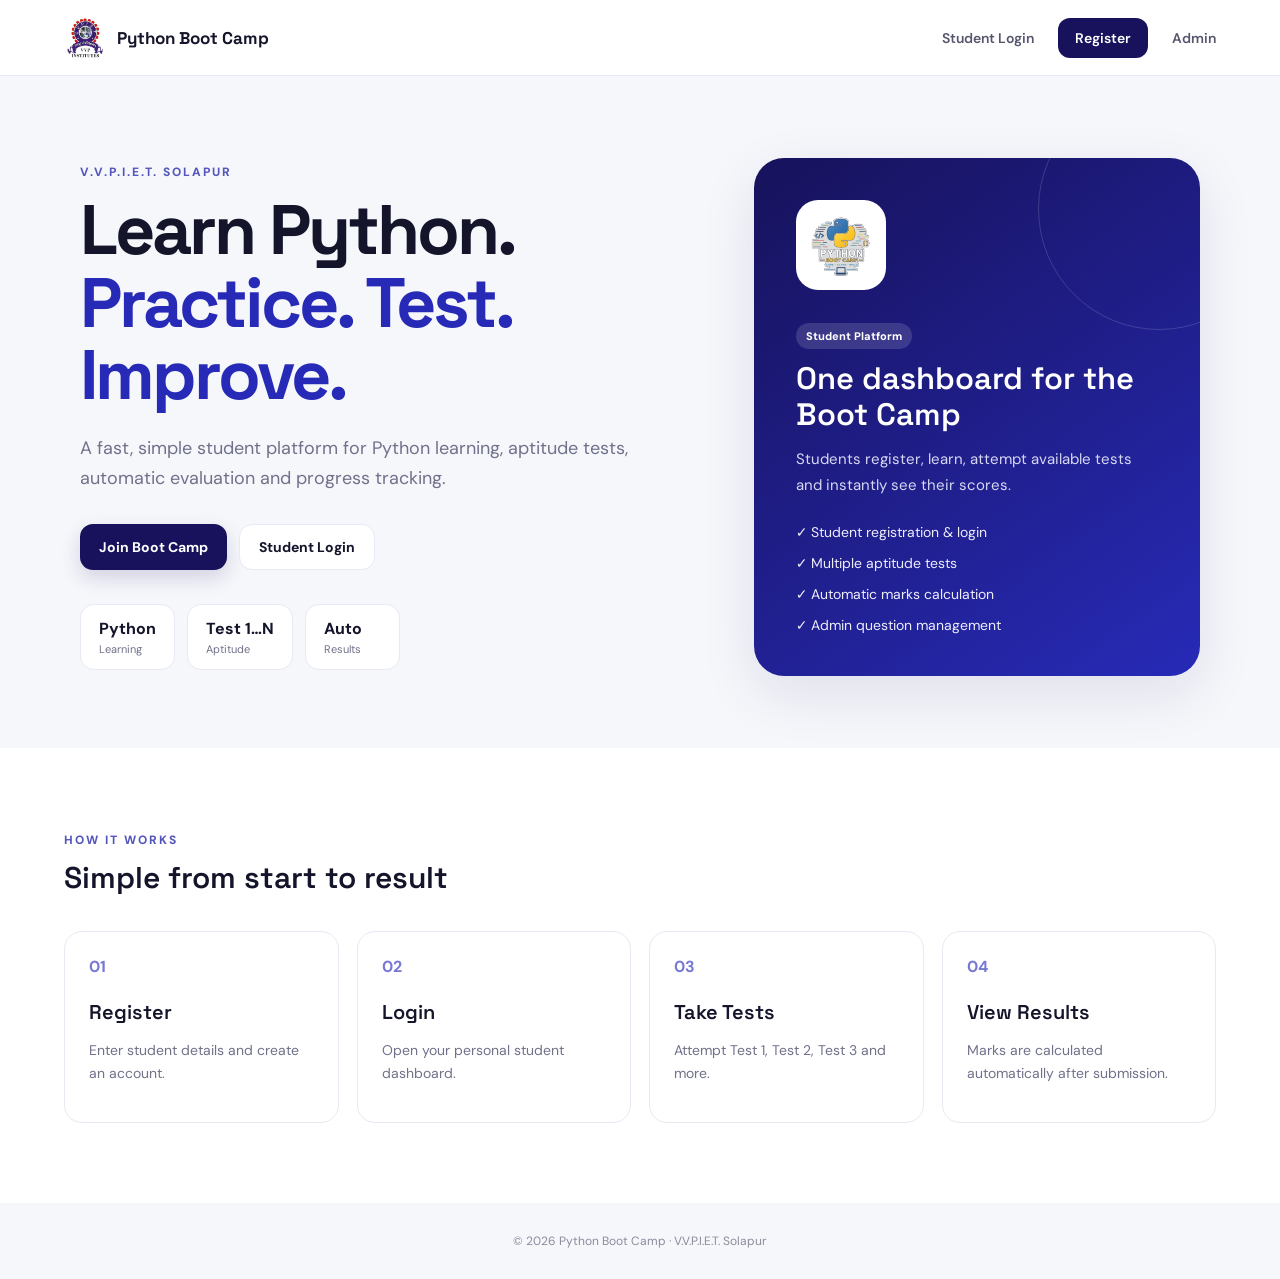
<file: index.html>
<!DOCTYPE html>
<html lang="en">
<head>
  <meta charset="UTF-8">
  <meta name="viewport" content="width=device-width, initial-scale=1.0">
  <meta name="theme-color" content="#17125b">
  <title>Python Boot Camp | V.V.P.I.E.T. Solapur</title>
  <link rel="stylesheet" href="style.css">
</head>
<body>
  <header class="topbar">
    <a class="brand" href="index.html">
      <img src="logo_final.jpeg" alt="College Logo">
      <span>Python Boot Camp</span>
    </a>
    <nav>
      <a href="login.html">Student Login</a>
      <a class="nav-btn" href="register.html">Register</a>
      <a href="admin.html">Admin</a>
    </nav>
  </header>

  <main class="hero">
    <section class="hero-copy">
      <div class="eyebrow">V.V.P.I.E.T. SOLAPUR</div>
      <h1>Learn Python.<br><span>Practice. Test. Improve.</span></h1>
      <p>A fast, simple student platform for Python learning, aptitude tests, automatic evaluation and progress tracking.</p>
      <div class="hero-actions">
        <a class="btn primary" href="register.html">Join Boot Camp</a>
        <a class="btn secondary" href="login.html">Student Login</a>
      </div>
      <div class="mini-stats">
        <div><strong>Python</strong><small>Learning</small></div>
        <div><strong>Test 1…N</strong><small>Aptitude</small></div>
        <div><strong>Auto</strong><small>Results</small></div>
      </div>
    </section>

    <section class="hero-card">
      <img class="python-mark" src="python.png" alt="Python">
      <div class="hero-card-content">
        <span class="pill">Student Platform</span>
        <h2>One dashboard for the Boot Camp</h2>
        <p>Students register, learn, attempt available tests and instantly see their scores.</p>
        <div class="feature-list">
          <div>✓ Student registration & login</div>
          <div>✓ Multiple aptitude tests</div>
          <div>✓ Automatic marks calculation</div>
          <div>✓ Admin question management</div>
        </div>
      </div>
    </section>
  </main>

  <section class="section">
    <div class="section-heading">
      <span class="eyebrow">HOW IT WORKS</span>
      <h2>Simple from start to result</h2>
    </div>
    <div class="steps">
      <article><b>01</b><h3>Register</h3><p>Enter student details and create an account.</p></article>
      <article><b>02</b><h3>Login</h3><p>Open your personal student dashboard.</p></article>
      <article><b>03</b><h3>Take Tests</h3><p>Attempt Test 1, Test 2, Test 3 and more.</p></article>
      <article><b>04</b><h3>View Results</h3><p>Marks are calculated automatically after submission.</p></article>
    </div>
  </section>

  <footer>© 2026 Python Boot Camp · V.V.P.I.E.T. Solapur</footer>
</body>
</html>
</file>
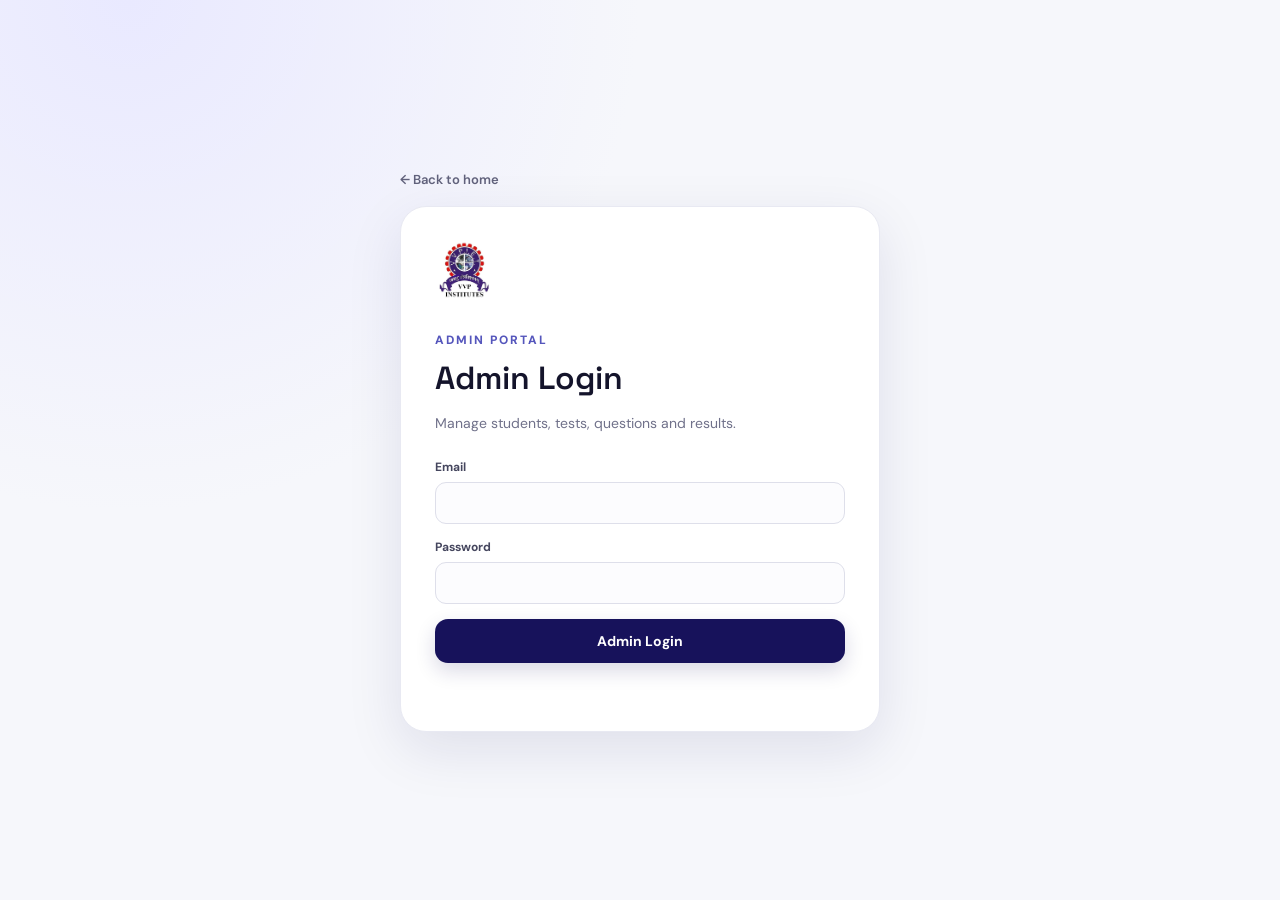
<file: admin-dashboard.html>
<!DOCTYPE html>
<html lang="en">
<head>
  <meta charset="UTF-8">
  <meta name="viewport" content="width=device-width, initial-scale=1.0">
  <title>Admin Dashboard | Python Boot Camp</title>
  <link rel="stylesheet" href="style.css">
</head>
<body class="app-page">
  <header class="topbar">
    <a class="brand" href="admin-dashboard.html"><img src="logo_final.jpeg" alt="College Logo"><span>Boot Camp Admin</span></a>
    <div class="user-nav"><span>Administrator</span><button class="ghost-btn" id="logoutBtn">Logout</button></div>
  </header>

  <main class="dashboard">
    <section class="welcome admin-welcome">
      <div><span class="eyebrow">ADMIN CONTROL CENTER</span><h1>Manage the Boot Camp</h1><p>Create Test 1, Test 2, Test 3… and add questions...</p></div>
      <div class="admin-icon">⚙</div>
    </section>

    <section class="admin-layout">
      <aside class="panel admin-menu">
        <button class="side-btn active" data-section="create">＋ Create Test</button>
        <button class="side-btn" data-section="questions">＋ Add Questions</button>
        <button class="side-btn" data-section="tests">Tests</button>
        <button class="side-btn" data-section="students">Students</button>
        <button class="side-btn" data-section="results">Results</button>
      </aside>

      <section class="admin-content">
        <div id="section-create" class="admin-section active">
          <div class="panel"><div class="panel-head"><h2>Create Aptitude Test</h2><span class="pill">Test 1…N</span></div>
            <form id="createTestForm" class="form-grid">
              <label>Test ID<input id="testId" placeholder="TEST-001" required></label>
              <label>Test Name<input id="testName" placeholder="Aptitude Test 1" required></label>
              <label class="full-field">Description<input id="testDescription" placeholder="Basic Python aptitude test"></label>
              <label>Duration (minutes)<input id="duration" type="number" min="1" value="20" required></label>
              <label>Marks / Question<input id="marksPerQuestion" type="number" min="1" value="1" required></label>
              <label>Start Date<input id="startDate" type="date"></label>
              <label>End Date<input id="endDate" type="date"></label>
              <label>Status<select id="testStatus"><option>Active</option><option>Draft</option><option>Closed</option></select></label>
              <button class="btn primary full full-field" type="submit">Create Test</button>
            </form>
            <div id="createStatus" class="status"></div>
          </div>
        </div>

        <div id="section-questions" class="admin-section">
          <div class="panel"><div class="panel-head"><h2>Add Question</h2></div>
            <form id="questionForm" class="form-grid">
              <label>Test ID<input id="qTestId" placeholder="TEST-001" required></label>
              <label>Question ID<input id="questionId" placeholder="Q001" required></label>
              <label class="full-field">Question<textarea id="question" rows="3" required></textarea></label>
              <label>Option A<input id="optionA" required></label><label>Option B<input id="optionB" required></label>
              <label>Option C<input id="optionC" required></label><label>Option D<input id="optionD" required></label>
              <label>Correct Answer<select id="correctAnswer"><option>A</option><option>B</option><option>C</option><option>D</option></select></label>
              <label>Marks<input id="qMarks" type="number" min="1" value="1" required></label>
              <button class="btn primary full full-field" type="submit">Add Question</button>
            </form>
            <div id="questionStatus" class="status"></div>
          </div>
        </div>

        <div id="section-tests" class="admin-section">
          <div class="panel"><div class="panel-head"><h2>All Aptitude Tests</h2></div><div id="adminTests" class="admin-list"></div></div>
        </div>

        <div id="section-students" class="admin-section">
          <div class="panel"><div class="panel-head"><h2>Registered Students</h2></div><div id="students" class="results-table-wrap"></div></div>
        </div>

        <div id="section-results" class="admin-section">
          <div class="panel"><div class="panel-head"><h2>Test Results</h2></div><div id="adminResults" class="results-table-wrap"></div></div>
        </div>
      </section>
    </section>
  </main>
  <script src="config.js"></script>
  <script src="admin.js"></script>
</body>
</html>
</file>
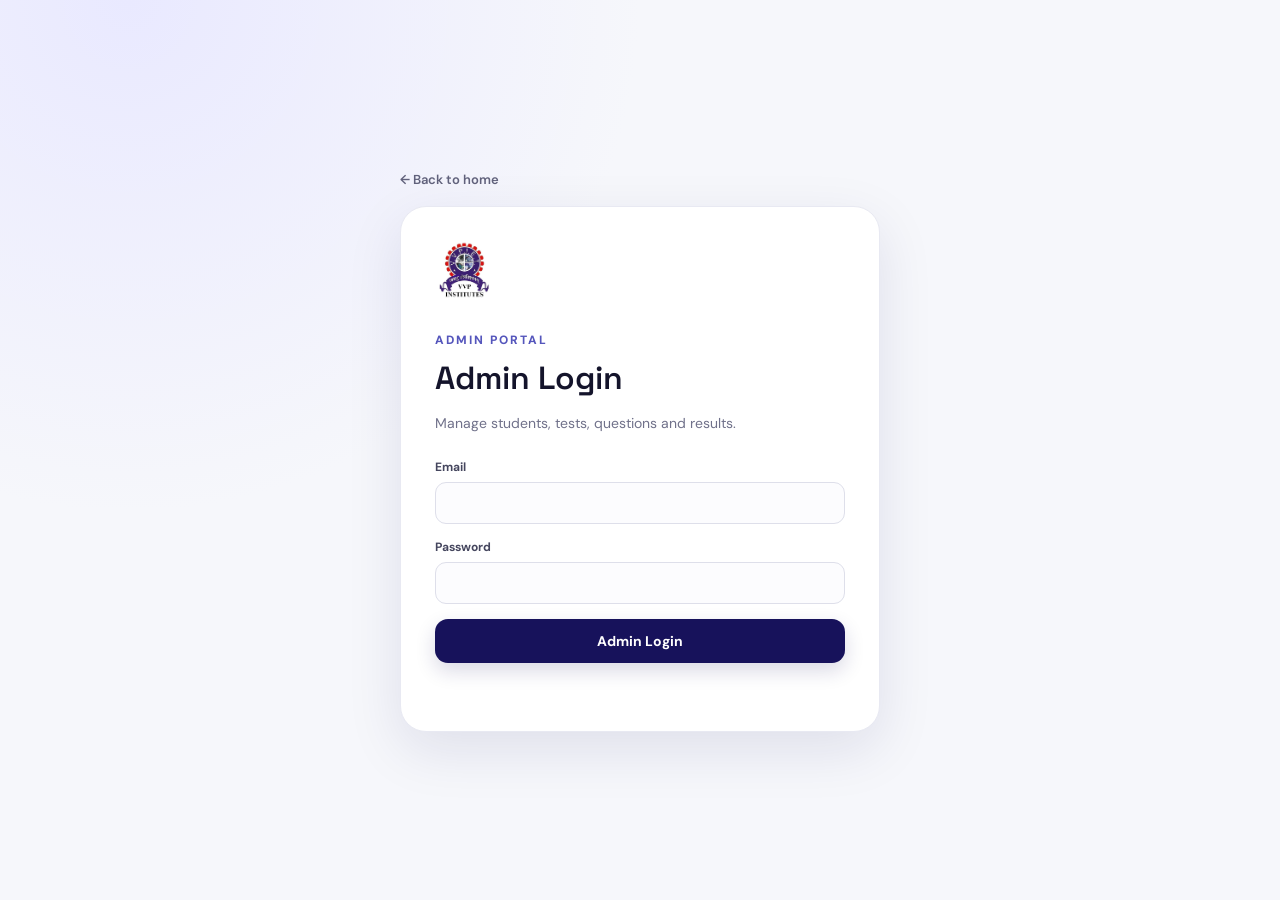
<file: admin.html>
<!DOCTYPE html>
<html lang="en">
<head>
  <meta charset="UTF-8">
  <meta name="viewport" content="width=device-width, initial-scale=1.0">
  <title>Admin Login | Python Boot Camp</title>
  <link rel="stylesheet" href="style.css">
</head>
<body class="auth-page">
  <main class="auth-shell">
    <a class="back-link" href="index.html">← Back to home</a>
    <section class="auth-card">
      <div class="auth-logo"><img src="logo_final.jpeg" alt="College Logo"></div>
      <span class="eyebrow">ADMIN PORTAL</span>
      <h1>Admin Login</h1>
      <p class="muted">Manage students, tests, questions and results.</p>
      <form id="adminLoginForm">
        <label>Email<input type="email" id="email" required></label>
        <label>Password<input type="password" id="password" required></label>
        <button class="btn primary full" type="submit">Admin Login</button>
        <div id="status" class="status"></div>
      </form>
    </section>
  </main>
  <script src="config.js"></script>
  <script src="admin-login.js"></script>
</body>
</html>
</file>
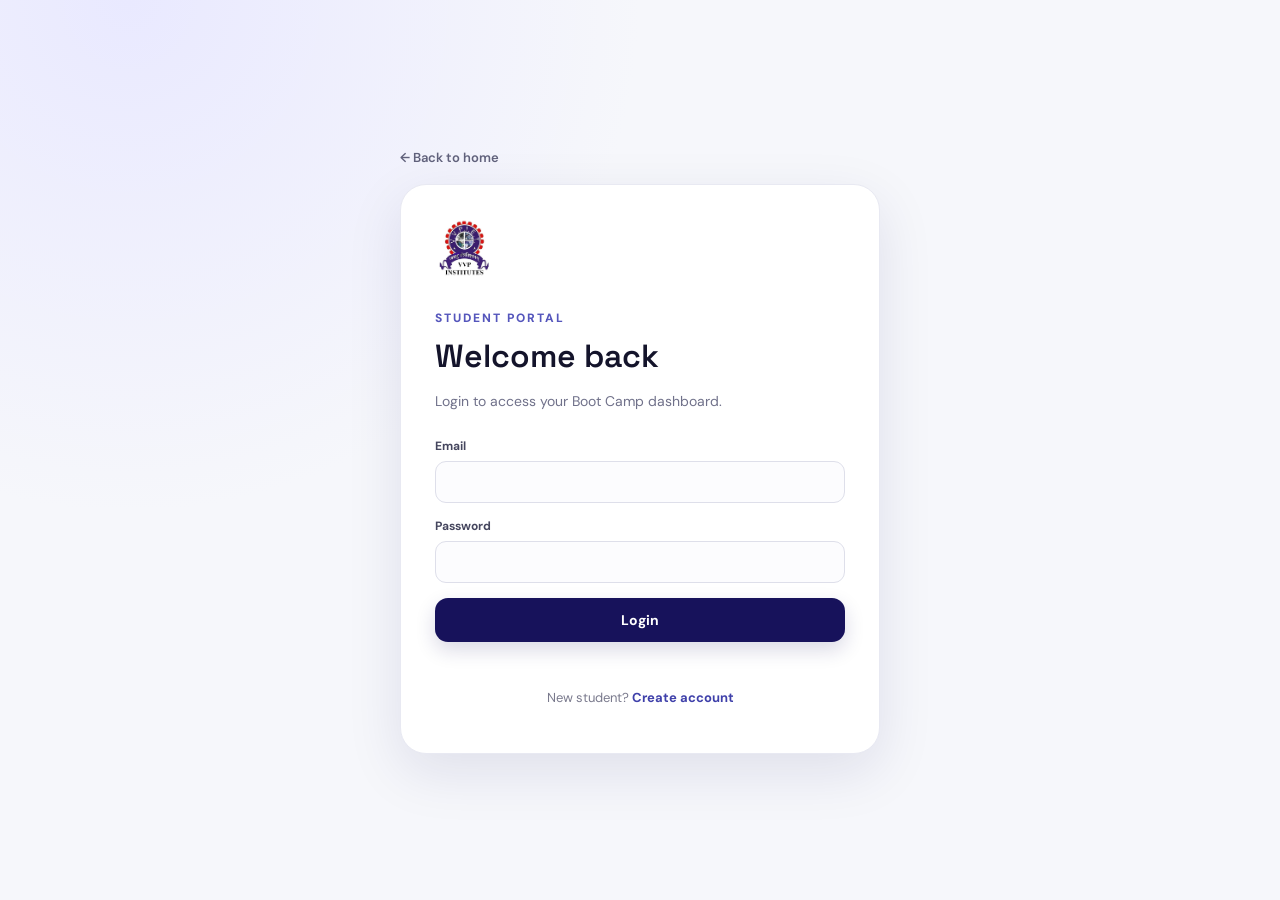
<file: aptitude.html>
<!DOCTYPE html>
<html lang="en">
<head>
  <meta charset="UTF-8">
  <meta name="viewport" content="width=device-width, initial-scale=1.0">
  <title>Aptitude Test | Python Boot Camp</title>
  <link rel="stylesheet" href="style.css">
</head>
<body class="app-page">
  <header class="topbar">
    <a class="brand" href="dashboard.html"><img src="logo_final.jpeg" alt="College Logo"><span>Python Boot Camp</span></a>
    <div class="timer-box">Time left: <strong id="timer">--:--</strong></div>
  </header>
  <main class="exam-page">
    <section class="exam-header panel">
      <div><span class="eyebrow">APTITUDE TEST</span><h1 id="testTitle">Loading…</h1><p id="testDescription" class="muted"></p></div>
      <div class="exam-stat"><strong id="questionCount">0</strong><span>Questions</span></div>
    </section>
    <form id="examForm">
      <div id="questions"></div>
      <button class="btn primary submit-test" type="submit">Submit Test</button>
    </form>
    <div id="status" class="status"></div>
  </main>
  <script src="config.js"></script>
  <script src="aptitude.js"></script>
</body>
</html>
</file>
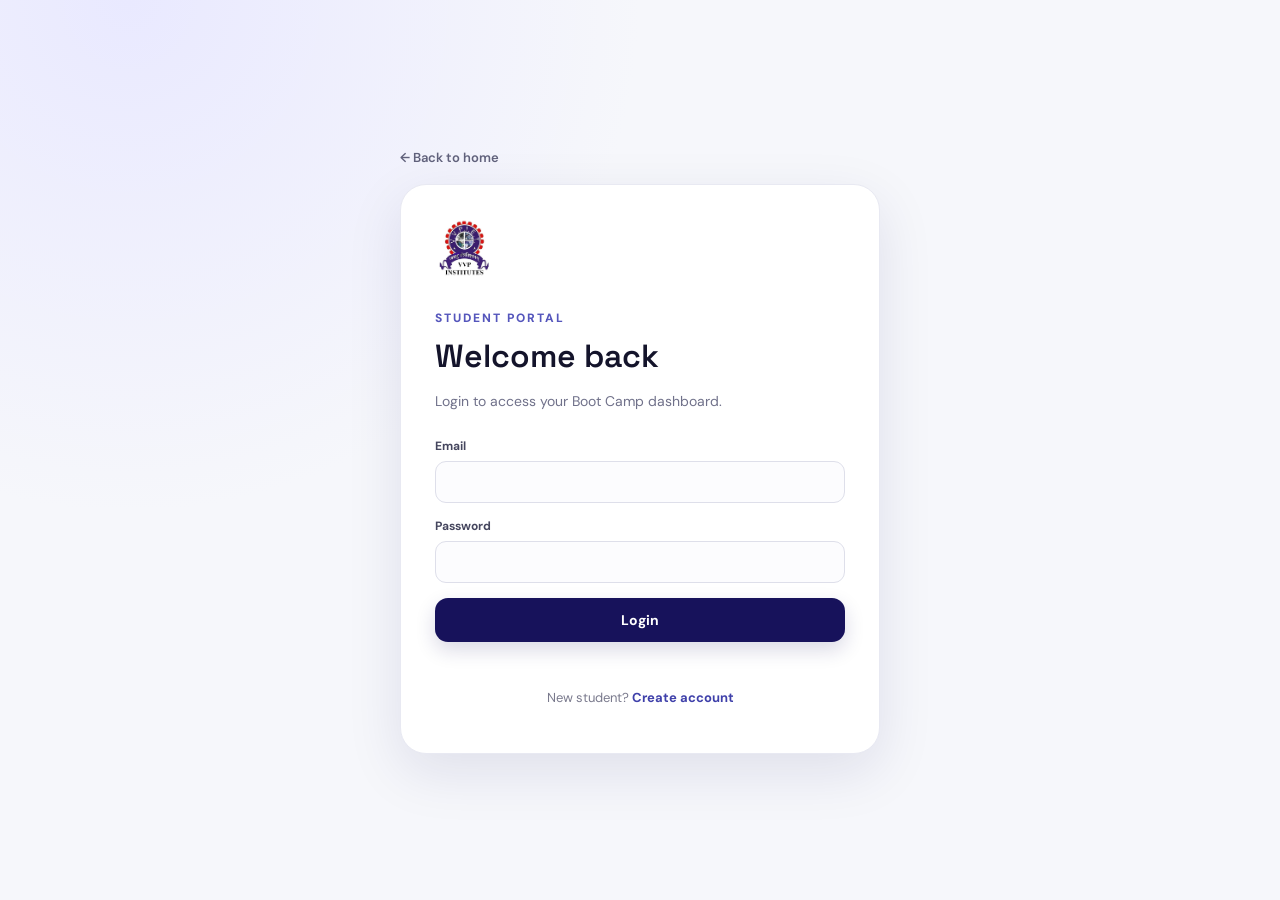
<file: dashboard.html>
<!DOCTYPE html>
<html lang="en">
<head>
  <meta charset="UTF-8">
  <meta name="viewport" content="width=device-width, initial-scale=1.0">
  <title>Student Dashboard | Python Boot Camp</title>
  <link rel="stylesheet" href="style.css">
</head>
<body class="app-page">
  <header class="topbar">
    <a class="brand" href="dashboard.html"><img src="logo_final.jpeg" alt="College Logo"><span>Python Boot Camp</span></a>
    <div class="user-nav"><span id="studentName">Student</span><button class="ghost-btn" id="logoutBtn">Logout</button></div>
  </header>
  <main class="dashboard">
    <section class="welcome">
      <div><span class="eyebrow">STUDENT DASHBOARD</span><h1>Hello, <span id="welcomeName">Student</span> 👋</h1><p>Continue learning and check your available aptitude tests.</p></div>
      <img src="python.png" alt="Python" class="dash-python">
    </section>

    <section class="dash-grid">
      <article class="panel profile-panel">
        <div class="panel-head"><h2>Personal Details</h2></div>
        <div id="profile" class="profile-list"></div>
      </article>

      <article class="panel">
        <div class="panel-head"><h2>Python Learning</h2><span class="pill">Quick Start</span></div>
        <div class="learning-grid">
          <div><b>01</b><span>Python Basics</span></div>
          <div><b>02</b><span>Variables & Data Types</span></div>
          <div><b>03</b><span>Operators & Conditions</span></div>
          <div><b>04</b><span>Loops & Functions</span></div>
        </div>
      </article>
    </section>

    <section class="panel">
      <div class="panel-head"><div><h2>Aptitude Tests</h2><p class="muted">Tests created by the Boot Camp admin.</p></div></div>
      <div id="tests" class="test-grid"><div class="loading">Loading tests…</div></div>
    </section>

    <section class="panel">
      <div class="panel-head"><h2>My Results</h2></div>
      <div id="results" class="results-table-wrap"><div class="loading">Loading results…</div></div>
    </section>
  </main>
  <script src="config.js"></script>
  <script src="dashboard.js"></script>
</body>
</html>
</file>
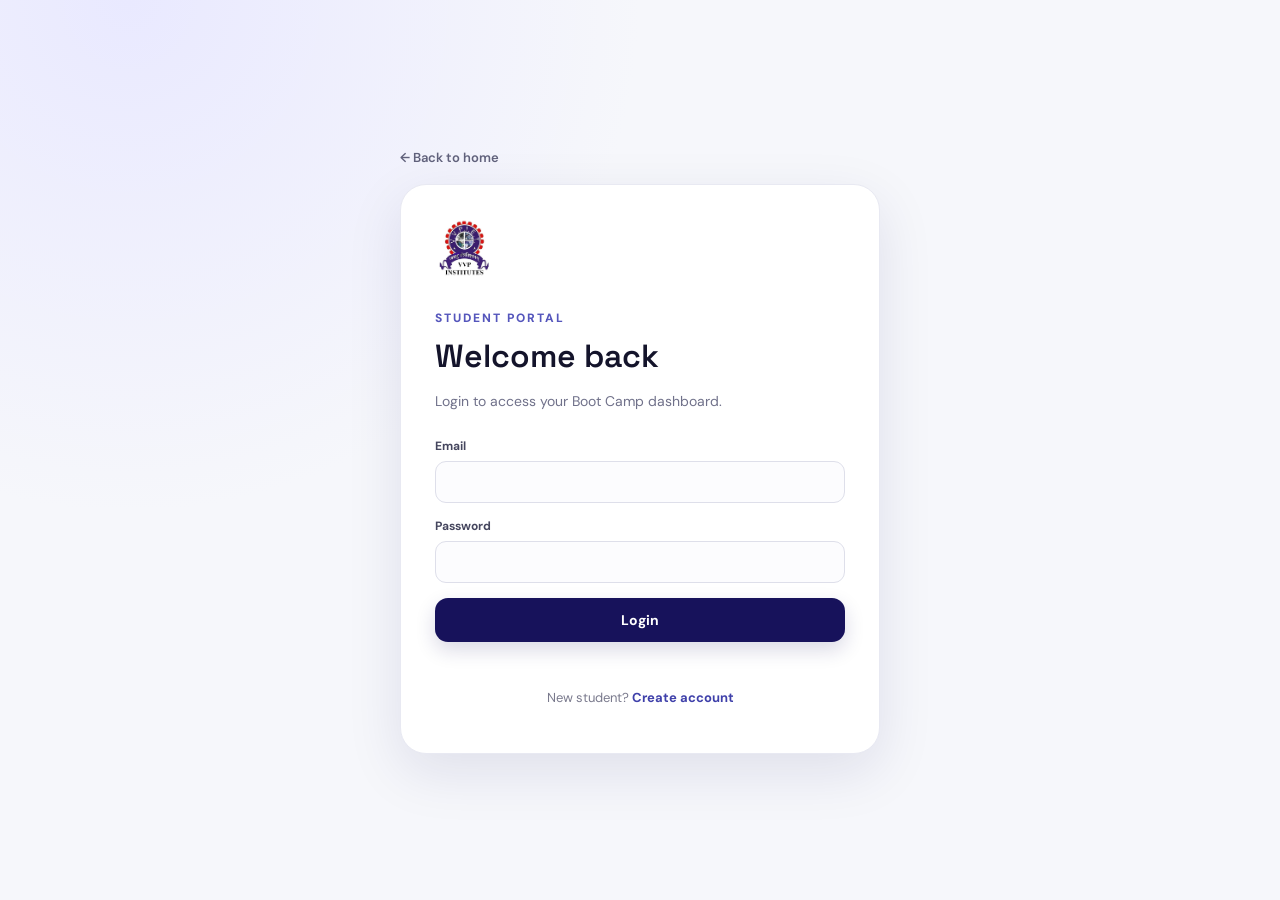
<file: login.html>
<!DOCTYPE html>
<html lang="en">
<head>
  <meta charset="UTF-8">
  <meta name="viewport" content="width=device-width, initial-scale=1.0">
  <title>Student Login | Python Boot Camp</title>
  <link rel="stylesheet" href="style.css">
</head>
<body class="auth-page">
  <main class="auth-shell">
    <a class="back-link" href="index.html">← Back to home</a>
    <section class="auth-card">
      <div class="auth-logo"><img src="logo_final.jpeg" alt="College Logo"></div>
      <span class="eyebrow">STUDENT PORTAL</span>
      <h1>Welcome back</h1>
      <p class="muted">Login to access your Boot Camp dashboard.</p>
      <form id="loginForm">
        <label>Email<input type="email" id="email" required autocomplete="email"></label>
        <label>Password<input type="password" id="password" required autocomplete="current-password"></label>
        <button class="btn primary full" type="submit">Login</button>
        <div id="status" class="status"></div>
      </form>
      <p class="switch">New student? <a href="register.html">Create account</a></p>
    </section>
  </main>
  <script src="config.js"></script>
  <script src="login.js"></script>
</body>
</html>
</file>
<file: style.css>
/* ==========================================================================
   Google Fonts Import
   ========================================================================== */
@import url('https://fonts.googleapis.com/css2?family=DM+Sans:wght@400;500;600;700&family=Space+Grotesk:wght@500;600;700&display=swap');

/* ==========================================================================
   Root Design Variables
   ========================================================================== */
:root {
  --ink: #14142b;
  --muted: #70718a;
  --brand: #17125b;
  --brand2: #272ab7;
  --surface: #fff;
  --bg: #f6f7fb;
  --line: #e8e9f2;
  --success: #168a5b;
  --danger: #c83a4b;
  --shadow: 0 18px 55px rgba(24, 20, 91, .10);
  --radius: 22px;
}

/* ==========================================================================
   Base & Reset Styles
   ========================================================================== */
* {
  box-sizing: border-box;
}

body {
  margin: 0;
  background: var(--bg);
  color: var(--ink);
  font-family: "DM Sans", system-ui, sans-serif;
}

a {
  text-decoration: none;
  color: inherit;
}

button,
input,
select,
textarea {
  font: inherit;
}

/* ==========================================================================
   Header & Navigation
   ========================================================================== */
.topbar {
  height: 76px;
  background: rgba(255, 255, 255, .92);
  backdrop-filter: blur(12px);
  border-bottom: 1px solid var(--line);
  display: flex;
  align-items: center;
  justify-content: space-between;
  padding: 0 5vw;
  position: sticky;
  top: 0;
  z-index: 20;
}

.brand {
  display: flex;
  align-items: center;
  gap: 11px;
  font-weight: 700;
  font-family: "Space Grotesk";
  font-size: 17px;
}

.brand img {
  width: 42px;
  height: 42px;
  border-radius: 10px;
  object-fit: cover;
}

.topbar nav {
  display: flex;
  align-items: center;
  gap: 24px;
  color: #55566e;
  font-size: 14px;
  font-weight: 600;
}

.nav-btn {
  background: var(--brand);
  color: #fff;
  padding: 11px 17px;
  border-radius: 12px;
}

/* ==========================================================================
   Hero Section
   ========================================================================== */
.hero {
  max-width: 1180px;
  margin: 0 auto;
  padding: 82px 30px 72px;
  display: grid;
  grid-template-columns: 1.15fr .85fr;
  gap: 70px;
  align-items: center;
}

.eyebrow {
  font-size: 12px;
  letter-spacing: 2px;
  font-weight: 800;
  color: #5556bc;
}

.hero h1,
.welcome h1 {
  font: 700 clamp(42px, 6vw, 70px)/1.03 "Space Grotesk";
  letter-spacing: -3px;
  margin: 14px 0 22px;
}

.hero h1 span {
  color: var(--brand2);
}

.hero p {
  max-width: 650px;
  color: var(--muted);
  font-size: 18px;
  line-height: 1.7;
}

.hero-actions {
  display: flex;
  gap: 12px;
  margin: 30px 0;
}

/* ==========================================================================
   Buttons
   ========================================================================== */
.btn {
  border: 0;
  border-radius: 13px;
  padding: 13px 19px;
  display: inline-flex;
  justify-content: center;
  align-items: center;
  cursor: pointer;
  font-weight: 700;
  font-size: 14px;
  transition: .18s;
}

.btn:hover {
  transform: translateY(-1px);
}

.primary {
  background: var(--brand);
  color: #fff;
  box-shadow: 0 8px 20px rgba(23, 18, 91, .16);
}

.secondary {
  border: 1px solid var(--line);
  background: #fff;
}

.full {
  width: 100%;
}

.disabled-btn {
  background: #ececf3;
  color: #85859a;
  cursor: not-allowed;
}

/* ==========================================================================
   Hero Card & Components
   ========================================================================== */
.mini-stats {
  display: flex;
  gap: 12px;
  margin-top: 34px;
}

.mini-stats div {
  padding: 13px 18px;
  background: #fff;
  border: 1px solid var(--line);
  border-radius: 14px;
  min-width: 95px;
}

.mini-stats strong,
.mini-stats small {
  display: block;
}

.mini-stats small {
  font-size: 11px;
  color: var(--muted);
  margin-top: 3px;
}

.hero-card {
  background: linear-gradient(145deg, #17125b, #272ab7);
  color: #fff;
  border-radius: 30px;
  padding: 42px;
  box-shadow: var(--shadow);
  position: relative;
  overflow: hidden;
}

.hero-card:after {
  content: "";
  position: absolute;
  width: 240px;
  height: 240px;
  border: 1px solid rgba(255, 255, 255, .15);
  border-radius: 50%;
  right: -80px;
  top: -70px;
}

.python-mark {
  width: 90px;
  height: 90px;
  object-fit: contain;
  background: #fff;
  border-radius: 22px;
  padding: 12px;
  margin-bottom: 28px;
}

.hero-card h2 {
  font: 600 31px/1.15 "Space Grotesk";
  margin: 12px 0;
}

.hero-card p {
  color: #d8d8f4;
  font-size: 15px;
  line-height: 1.7;
}

.pill {
  display: inline-flex;
  padding: 6px 10px;
  background: #eeefff;
  color: #3435a4;
  border-radius: 999px;
  font-size: 11px;
  font-weight: 800;
}

.hero-card .pill {
  background: rgba(255, 255, 255, .14);
  color: #fff;
}

.feature-list {
  display: grid;
  gap: 13px;
  margin-top: 25px;
  font-size: 14px;
  color: #eeeefb;
}

/* ==========================================================================
   Sections & Steps
   ========================================================================== */
.section {
  background: #fff;
  padding: 80px 5vw;
}

.section-heading {
  max-width: 1180px;
  margin: 0 auto 34px;
}

.section h2,
.panel h2 {
  font: 600 30px "Space Grotesk";
  margin: 9px 0;
}

.steps {
  max-width: 1180px;
  margin: auto;
  display: grid;
  grid-template-columns: repeat(4, 1fr);
  gap: 18px;
}

.steps article {
  border: 1px solid var(--line);
  padding: 24px;
  border-radius: 18px;
}

.steps b {
  color: #7778d3;
}

.steps h3 {
  font: 600 20px "Space Grotesk";
  margin: 22px 0 8px;
}

.steps p {
  color: var(--muted);
  font-size: 14px;
  line-height: 1.6;
}

footer {
  text-align: center;
  padding: 30px;
  color: #8b8b9d;
  font-size: 12px;
}

/* ==========================================================================
   Authentication Pages
   ========================================================================== */
.auth-page {
  min-height: 100vh;
  background: radial-gradient(circle at 10% 0, #e9e9ff, transparent 35%), var(--bg);
  display: grid;
  place-items: center;
  padding: 30px;
}

.auth-shell {
  width: min(480px, 100%);
}

.auth-shell.wide {
  width: min(760px, 100%);
}

.back-link {
  display: inline-block;
  margin-bottom: 18px;
  color: #60617b;
  font-size: 13px;
  font-weight: 600;
}

.auth-card {
  background: #fff;
  border: 1px solid var(--line);
  box-shadow: var(--shadow);
  border-radius: 26px;
  padding: 34px;
}

.auth-logo img {
  width: 58px;
  height: 58px;
  object-fit: cover;
  border-radius: 14px;
  margin-bottom: 24px;
}

.auth-card h1 {
  font: 600 32px "Space Grotesk";
  margin: 9px 0;
}

.muted {
  color: var(--muted);
  font-size: 14px;
  line-height: 1.6;
}

.auth-card form {
  margin-top: 25px;
}

/* ==========================================================================
   Forms & Controls
   ========================================================================== */
label {
  display: grid;
  gap: 7px;
  color: #45465e;
  font-size: 12px;
  font-weight: 700;
  margin-bottom: 15px;
}

input,
select,
textarea {
  width: 100%;
  border: 1px solid #dedfea;
  background: #fcfcfe;
  border-radius: 11px;
  padding: 12px 13px;
  outline: none;
  color: var(--ink);
}

input:focus,
select:focus,
textarea:focus {
  border-color: #7778d3;
  box-shadow: 0 0 0 3px rgba(119, 120, 211, .10);
}

.form-grid {
  display: grid;
  grid-template-columns: 1fr 1fr;
  gap: 0 14px;
}

.full-field {
  grid-column: 1/-1;
}

.switch {
  text-align: center;
  color: #7a7a8d;
  font-size: 13px;
}

.switch a {
  color: #3f40aa;
  font-weight: 700;
}

/* ==========================================================================
   Alert & Status States
   ========================================================================== */
.status {
  min-height: 20px;
  margin-top: 14px;
  padding: 0;
  font-size: 13px;
}

.status.success {
  color: var(--success);
  background: #ecfaf4;
  padding: 11px 13px;
  border-radius: 10px;
}

.status.error {
  color: var(--danger);
  background: #fff0f2;
  padding: 11px 13px;
  border-radius: 10px;
}

.status.info {
  color: #4c4d89;
  background: #f0f0ff;
  padding: 11px 13px;
  border-radius: 10px;
}

.result-big {
  font-size: 15px;
}

/* ==========================================================================
   Dashboard Application Layout
   ========================================================================== */
.app-page {
  background: #f7f8fc;
}

.user-nav {
  display: flex;
  align-items: center;
  gap: 18px;
  font-size: 13px;
  font-weight: 700;
}

.ghost-btn {
  border: 1px solid var(--line);
  background: #fff;
  padding: 9px 13px;
  border-radius: 10px;
  cursor: pointer;
  font-weight: 700;
}

.dashboard {
  max-width: 1180px;
  margin: auto;
  padding: 46px 25px 70px;
}

.welcome {
  background: linear-gradient(110deg, #fff, #f0f0ff);
  border: 1px solid var(--line);
  border-radius: 26px;
  padding: 34px 38px;
  display: flex;
  justify-content: space-between;
  align-items: center;
  margin-bottom: 22px;
}

.welcome h1 {
  font-size: 42px;
  letter-spacing: -2px;
  margin: 9px 0;
}

.welcome h1 span {
  color: var(--brand2);
}

.dash-python {
  width: 80px;
  height: 80px;
  object-fit: contain;
}

.dash-grid {
  display: grid;
  grid-template-columns: .9fr 1.1fr;
  gap: 22px;
  margin-bottom: 22px;
}

.panel {
  background: #fff;
  border: 1px solid var(--line);
  border-radius: 22px;
  padding: 25px;
  box-shadow: 0 7px 25px rgba(22, 20, 80, .035);
  margin-bottom: 22px;
}

.panel-head {
  display: flex;
  justify-content: space-between;
  align-items: center;
  gap: 15px;
  margin-bottom: 18px;
}

.panel-head h2 {
  font-size: 22px;
}

.profile-list {
  display: grid;
  gap: 0;
}

.profile-list div {
  display: flex;
  justify-content: space-between;
  gap: 20px;
  padding: 11px 0;
  border-bottom: 1px solid #f0f0f5;
}

.profile-list div:last-child {
  border: 0;
}

.profile-list span {
  color: #89899a;
  font-size: 12px;
}

.profile-list strong {
  text-align: right;
  font-size: 12px;
}

.learning-grid {
  display: grid;
  grid-template-columns: 1fr 1fr;
  gap: 12px;
}

.learning-grid div {
  background: #f8f8fc;
  border: 1px solid #eeeef5;
  padding: 17px;
  border-radius: 14px;
}

.learning-grid b {
  display: block;
  color: #7778d3;
  font-size: 11px;
  margin-bottom: 12px;
}

.learning-grid span {
  font-weight: 700;
  font-size: 13px;
}

/* ==========================================================================
   Tests & Examination Grid
   ========================================================================== */
.test-grid {
  display: grid;
  grid-template-columns: repeat(3, 1fr);
  gap: 15px;
}

.test-card {
  border: 1px solid var(--line);
  border-radius: 17px;
  padding: 20px;
  display: flex;
  flex-direction: column;
}

.test-number {
  font-size: 11px;
  font-weight: 800;
  color: #6d6ec8;
}

.test-card h3 {
  font: 600 19px "Space Grotesk";
  margin: 8px 0;
}

.test-card p {
  font-size: 13px;
  color: var(--muted);
  line-height: 1.5;
  min-height: 39px;
}

.test-meta {
  display: flex;
  flex-wrap: wrap;
  gap: 7px;
  margin: 10px 0 18px;
  color: #747589;
  font-size: 11px;
}

.test-card .btn {
  margin-top: auto;
}

.empty,
.loading {
  padding: 30px;
  text-align: center;
  color: #8a8a9b;
  font-size: 13px;
}

.error-text {
  color: var(--danger);
}

/* ==========================================================================
   Tables & Exam Views
   ========================================================================== */
.results-table-wrap {
  overflow: auto;
}

table {
  width: 100%;
  border-collapse: collapse;
  font-size: 12px;
}

th,
td {
  text-align: left;
  padding: 13px;
  border-bottom: 1px solid #eeeef4;
  white-space: nowrap;
}

th {
  color: #858599;
  font-size: 11px;
  text-transform: uppercase;
  letter-spacing: .5px;
}

.timer-box {
  background: #fff;
  border: 1px solid var(--line);
  border-radius: 12px;
  padding: 10px 14px;
  font-size: 12px;
}

.timer-box strong {
  font-size: 15px;
  margin-left: 5px;
}

.timer-box .danger {
  color: var(--danger);
}

.exam-page {
  max-width: 900px;
  margin: auto;
  padding: 35px 20px 70px;
}

.exam-header {
  display: flex;
  justify-content: space-between;
  align-items: center;
}

.exam-header h1 {
  font: 600 31px "Space Grotesk";
  margin: 8px 0;
}

.exam-stat {
  background: #f4f4ff;
  border-radius: 14px;
  padding: 14px 20px;
  text-align: center;
}

.exam-stat strong,
.exam-stat span {
  display: block;
}

.exam-stat strong {
  font-size: 24px;
  color: #4445ae;
}

.exam-stat span {
  font-size: 11px;
  color: #858599;
}

.question-card {
  margin-bottom: 15px;
}

.question-top {
  display: flex;
  justify-content: space-between;
  color: #7778a0;
  font-size: 11px;
  font-weight: 800;
}

.question-card h3 {
  font-size: 16px;
  line-height: 1.55;
  margin: 13px 0 17px;
}

.options {
  display: grid;
  gap: 9px;
}

.option {
  display: block;
  margin: 0;
}

.option input {
  display: none;
}

.option span {
  display: flex;
  gap: 12px;
  align-items: center;
  border: 1px solid var(--line);
  border-radius: 12px;
  padding: 12px;
  cursor: pointer;
  font-size: 13px;
  font-weight: 500;
}

.option span b {
  width: 27px;
  height: 27px;
  border-radius: 8px;
  background: #f0f0f8;
  display: grid;
  place-items: center;
  font-size: 11px;
}

.option input:checked + span {
  border-color: #7778d3;
  background: #f4f4ff;
}

.option input:checked + span b {
  background: var(--brand);
  color: #fff;
}

.submit-test {
  width: 100%;
  margin: 6px 0 15px;
}

/* ==========================================================================
   Admin Panel Layout
   ========================================================================== */
.admin-layout {
  display: grid;
  grid-template-columns: 210px 1fr;
  gap: 20px;
}

.admin-menu {
  align-self: start;
  display: grid;
  gap: 7px;
  padding: 12px;
}

.side-btn {
  border: 0;
  background: transparent;
  text-align: left;
  padding: 13px 14px;
  border-radius: 11px;
  cursor: pointer;
  color: #6d6d82;
  font-weight: 700;
  font-size: 13px;
}

.side-btn.active {
  background: #f0f0ff;
  color: #3f40aa;
}

.admin-section {
  display: none;
}

.admin-section.active {
  display: block;
}

.admin-welcome .admin-icon {
  font-size: 40px;
}

.admin-row {
  display: flex;
  justify-content: space-between;
  align-items: center;
  gap: 15px;
  padding: 15px 0;
  border-bottom: 1px solid #eeeef4;
  font-size: 12px;
}

.admin-row strong,
.admin-row small {
  display: block;
}

.admin-row small {
  color: #8a8a9a;
  margin-top: 4px;
}

.admin-row > span {
  color: #77778a;
  white-space: nowrap;
}

/* ==========================================================================
   Media Queries (Responsive Design)
   ========================================================================== */
@media (max-width: 850px) {
  .hero {
    grid-template-columns: 1fr;
    gap: 35px;
    padding-top: 50px;
  }

  .steps {
    grid-template-columns: 1fr 1fr;
  }

  .test-grid {
    grid-template-columns: 1fr 1fr;
  }

  .dash-grid {
    grid-template-columns: 1fr;
  }

  .admin-layout {
    grid-template-columns: 1fr;
  }

  .admin-menu {
    display: flex;
    overflow: auto;
  }

  .side-btn {
    white-space: nowrap;
  }

  .admin-welcome .admin-icon {
    display: none;
  }
}

@media (max-width: 600px) {
  .topbar {
    padding: 0 18px;
  }

  .topbar nav a:not(.nav-btn) {
    display: none;
  }

  .hero {
    padding: 50px 20px;
  }

  .hero h1 {
    font-size: 44px;
  }

  .hero-card {
    padding: 27px;
  }

  .mini-stats {
    overflow: auto;
  }

  .section {
    padding: 55px 20px;
  }

  .steps,
  .test-grid {
    grid-template-columns: 1fr;
  }

  .auth-page {
    padding: 15px;
  }

  .auth-card {
    padding: 24px;
  }

  .form-grid {
    grid-template-columns: 1fr;
  }

  .full-field {
    grid-column: auto;
  }

  .dashboard {
    padding: 25px 14px;
  }

  .welcome {
    padding: 25px;
    align-items: flex-start;
  }

  .welcome h1 {
    font-size: 31px;
  }

  .dash-python {
    width: 55px;
  }

  .user-nav span {
    display: none;
  }

  .exam-header {
    align-items: flex-start;
  }

  .exam-stat {
    padding: 10px;
  }

  .exam-header h1 {
    font-size: 24px;
  }
}
</file>
